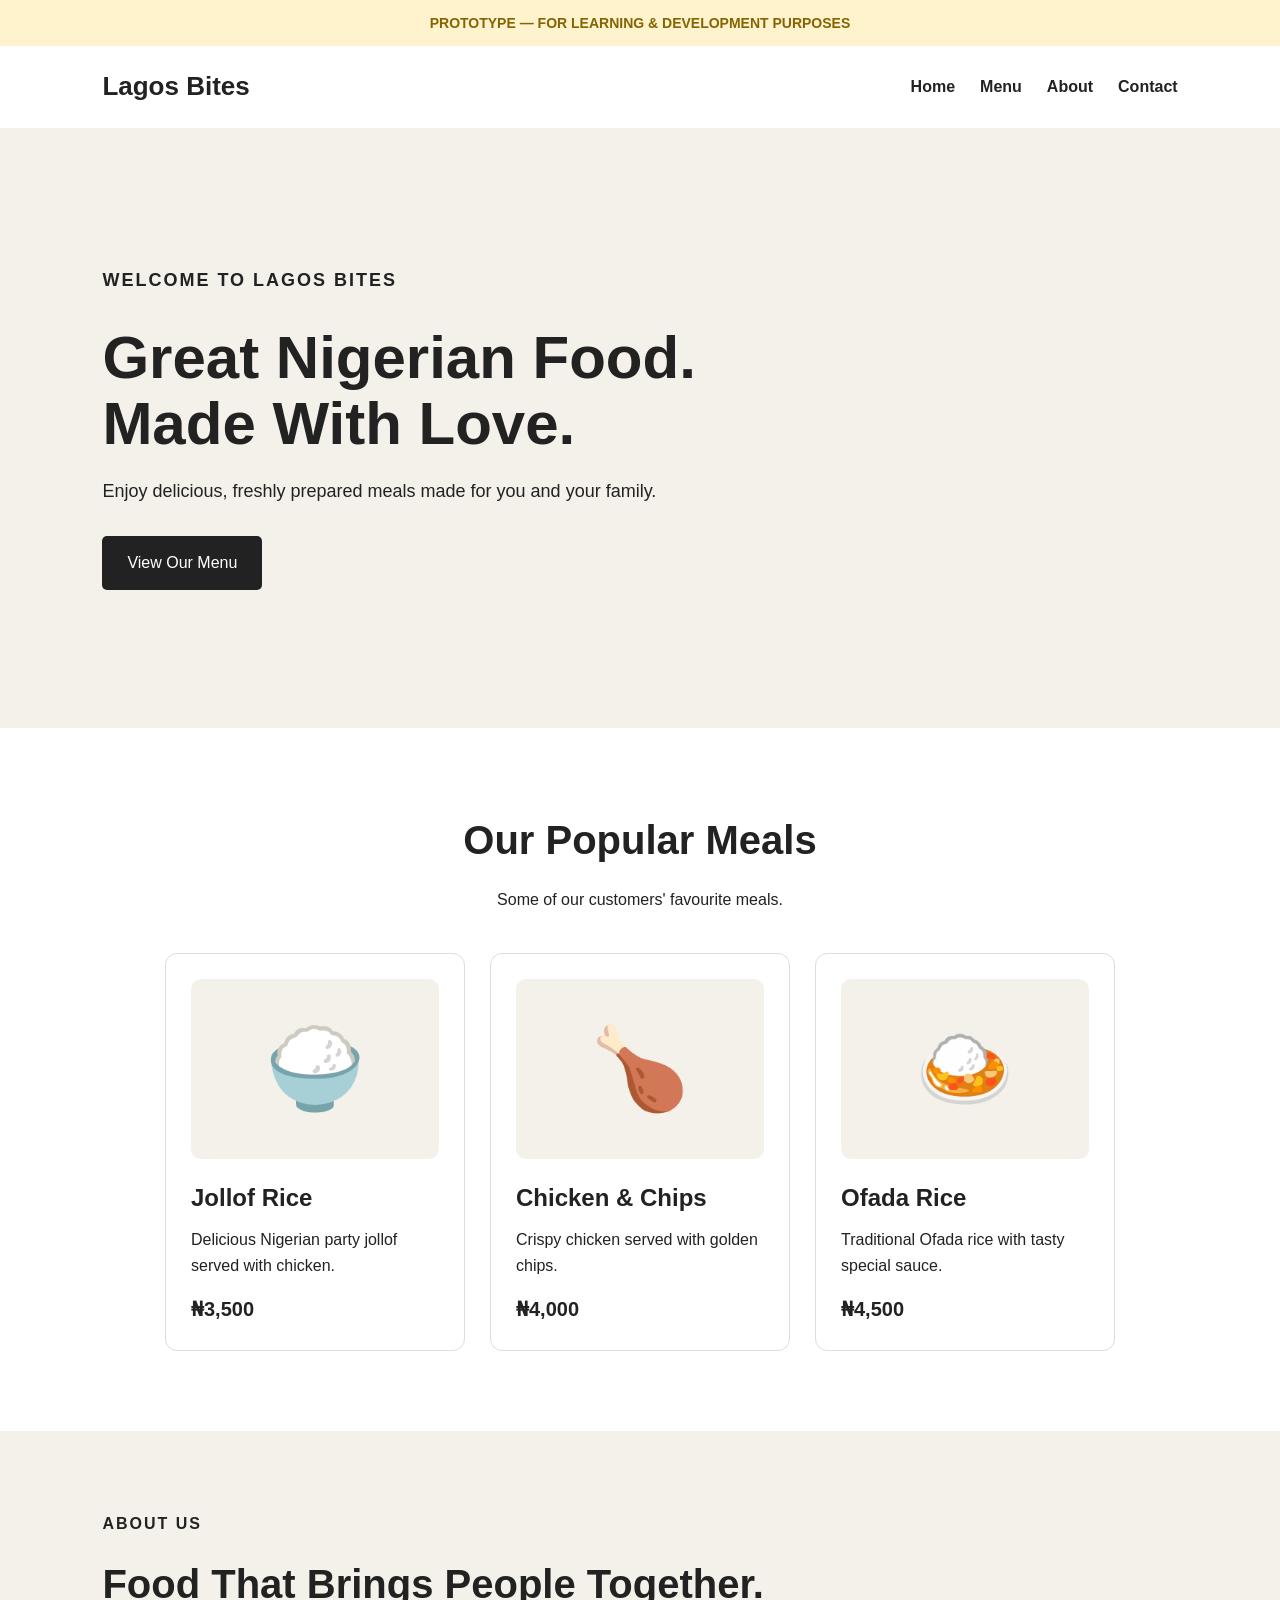
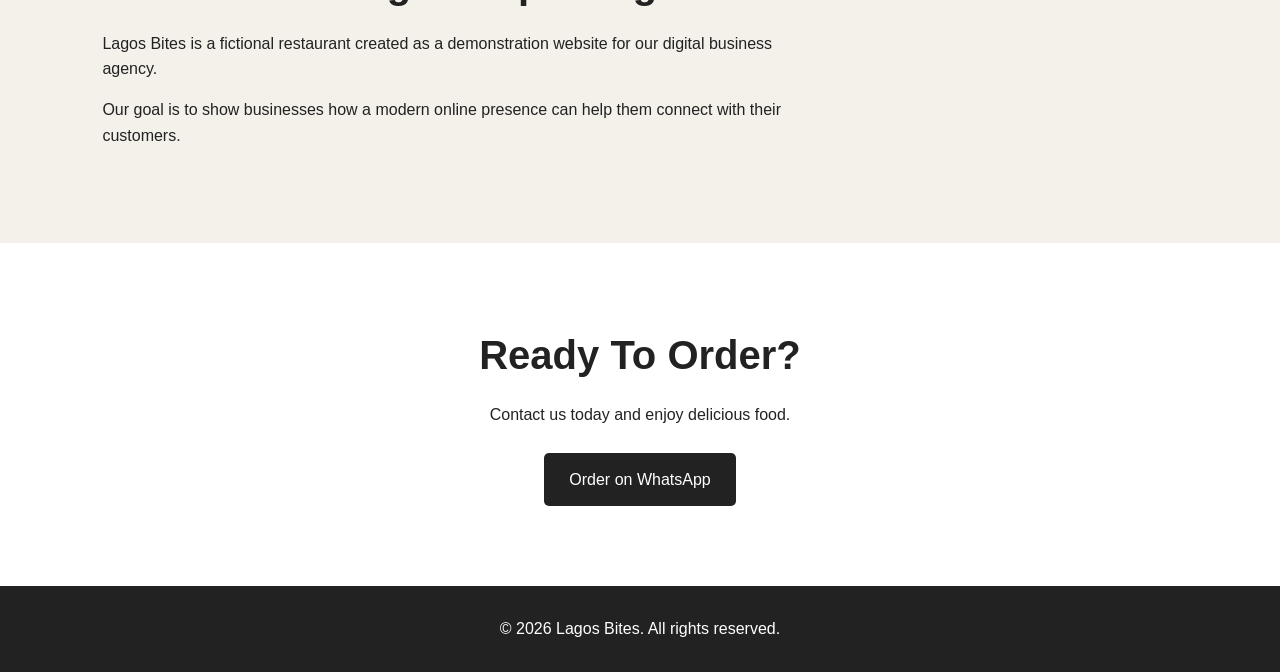
<file: index.html>
<!DOCTYPE html>
<html lang="en">
<head>
    <meta charset="UTF-8">
    <meta name="viewport" content="width=device-width, initial-scale=1.0">

    <title>Lagos Bites | Delicious Nigerian Food</title>

    <link rel="stylesheet" href="style.css">

    <style>
        .prototype-notice {
            text-align: center;
            padding: 12px;
            background: #fff3cd;
            color: #856404;
            font-weight: bold;
            font-size: 14px;
        }
    </style>
</head>

<body>

    <!-- PROTOTYPE NOTICE -->
    <div class="prototype-notice">
        PROTOTYPE — FOR LEARNING & DEVELOPMENT PURPOSES
    </div>

    <header>
        <nav class="navbar">
            <h1 class="logo">Lagos Bites</h1>

            <ul class="nav-links">
                <li><a href="#home">Home</a></li>
                <li><a href="#menu">Menu</a></li>
                <li><a href="#about">About</a></li>
                <li><a href="#contact">Contact</a></li>
            </ul>
        </nav>
    </header>


    <main>

        <section id="home" class="hero">
            <div class="hero-content">

                <p class="small-title">
                    WELCOME TO LAGOS BITES
                </p>

                <h2>
                    Great Nigerian Food.<br>
                    Made With Love.
                </h2>

                <p>
                    Enjoy delicious, freshly prepared meals
                    made for you and your family.
                </p>

                <a class="button" href="#menu">
                    View Our Menu
                </a>

            </div>
        </section>


        <section id="menu" class="menu-section">

            <h2>Our Popular Meals</h2>

            <p class="section-text">
                Some of our customers' favourite meals.
            </p>

            <div class="food-container">

                <article class="food-card">

                    <div class="food-image">🍚</div>

                    <h3>Jollof Rice</h3>

                    <p>
                        Delicious Nigerian party jollof
                        served with chicken.
                    </p>

                    <strong>₦3,500</strong>

                </article>


                <article class="food-card">

                    <div class="food-image">🍗</div>

                    <h3>Chicken & Chips</h3>

                    <p>
                        Crispy chicken served with
                        golden chips.
                    </p>

                    <strong>₦4,000</strong>

                </article>


                <article class="food-card">

                    <div class="food-image">🍛</div>

                    <h3>Ofada Rice</h3>

                    <p>
                        Traditional Ofada rice with
                        tasty special sauce.
                    </p>

                    <strong>₦4,500</strong>

                </article>

            </div>

        </section>


        <section id="about" class="about-section">

            <div>

                <p class="small-title">
                    ABOUT US
                </p>

                <h2>
                    Food That Brings People Together.
                </h2>

                <p>
                    Lagos Bites is a fictional restaurant
                    created as a demonstration website
                    for our digital business agency.
                </p>

                <p>
                    Our goal is to show businesses how a
                    modern online presence can help them
                    connect with their customers.
                </p>

            </div>

        </section>


        <section id="contact" class="contact-section">

            <h2>
                Ready To Order?
            </h2>

            <p>
                Contact us today and enjoy delicious food.
            </p>

            <a class="button"
               href="https://wa.me/2349166313803">
                Order on WhatsApp
            </a>

        </section>

    </main>


    <footer>

        <p>
            © 2026 Lagos Bites. All rights reserved.
        </p>

    </footer>


    <script src="script.js"></script>

</body>
</html>
</file>
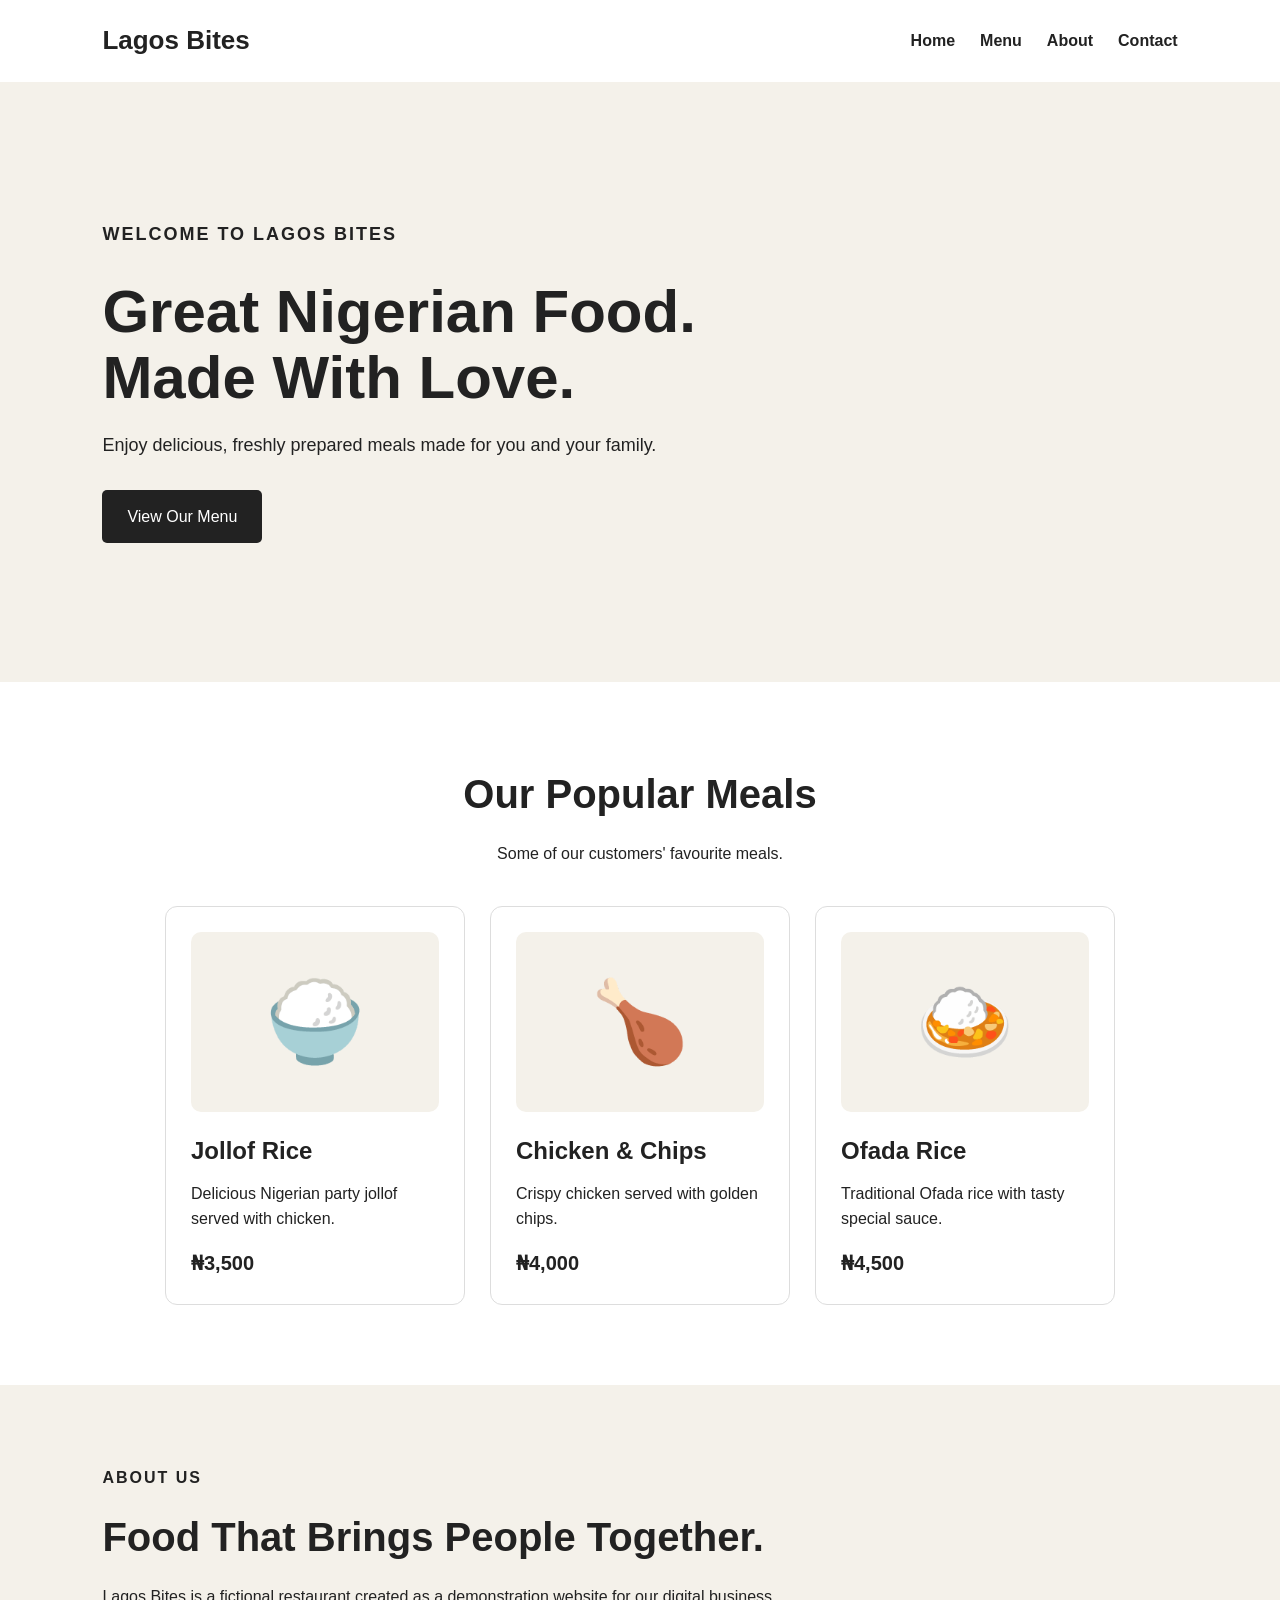
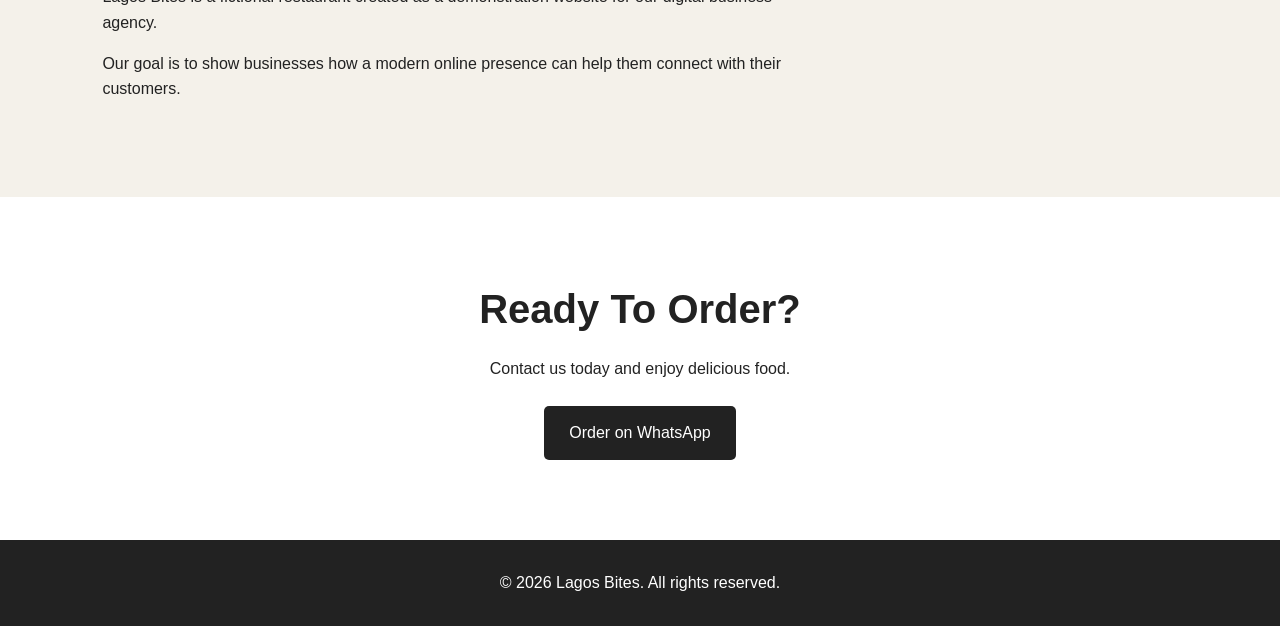
<file: lagos bites index.html>
<!DOCTYPE html>
<html lang="en">
<head>
    <meta charset="UTF-8">
    <meta name="viewport" content="width=device-width, initial-scale=1.0">
    <title>Lagos Bites | Delicious Nigerian Food</title>
    <link rel="stylesheet" href="style.css">
</head>

<body>

    <header>
        <nav class="navbar">
            <h1 class="logo">Lagos Bites</h1>

            <ul class="nav-links">
                <li><a href="#home">Home</a></li>
                <li><a href="#menu">Menu</a></li>
                <li><a href="#about">About</a></li>
                <li><a href="#contact">Contact</a></li>
            </ul>
        </nav>
    </header>


    <main>

        <section id="home" class="hero">
            <div class="hero-content">
                <p class="small-title">WELCOME TO LAGOS BITES</p>

                <h2>Great Nigerian Food.<br>Made With Love.</h2>

                <p>
                    Enjoy delicious, freshly prepared meals
                    made for you and your family.
                </p>

                <a class="button" href="#menu">View Our Menu</a>
            </div>
        </section>


        <section id="menu" class="menu-section">
            <h2>Our Popular Meals</h2>

            <p class="section-text">
                Some of our customers' favourite meals.
            </p>

            <div class="food-container">

                <article class="food-card">
                    <div class="food-image">🍚</div>
                    <h3>Jollof Rice</h3>
                    <p>Delicious Nigerian party jollof served with chicken.</p>
                    <strong>₦3,500</strong>
                </article>

                <article class="food-card">
                    <div class="food-image">🍗</div>
                    <h3>Chicken & Chips</h3>
                    <p>Crispy chicken served with golden chips.</p>
                    <strong>₦4,000</strong>
                </article>

                <article class="food-card">
                    <div class="food-image">🍛</div>
                    <h3>Ofada Rice</h3>
                    <p>Traditional Ofada rice with tasty special sauce.</p>
                    <strong>₦4,500</strong>
                </article>

            </div>
        </section>


        <section id="about" class="about-section">

            <div>
                <p class="small-title">ABOUT US</p>

                <h2>Food That Brings People Together.</h2>

                <p>
                    Lagos Bites is a fictional restaurant created
                    as a demonstration website for our digital
                    business agency.
                </p>

                <p>
                    Our goal is to show businesses how a modern
                    online presence can help them connect with
                    their customers.
                </p>
            </div>

        </section>


        <section id="contact" class="contact-section">

            <h2>Ready To Order?</h2>

            <p>
                Contact us today and enjoy delicious food.
            </p>

            <a class="button" href="https://wa.me/2349166313803">
                Order on WhatsApp
            </a>

        </section>

    </main>


    <footer>
        <p>© 2026 Lagos Bites. All rights reserved.</p>
    </footer>


    <script src="script.js"></script>

</body>
</html>
</file>
<file: style.css>
* {
    margin: 0;
    padding: 0;
    box-sizing: border-box;
}

body {
    font-family: Arial, sans-serif;
    line-height: 1.6;
    color: #222;
}

.navbar {
    display: flex;
    justify-content: space-between;
    align-items: center;
    padding: 20px 8%;
    background: white;
}

.logo {
    font-size: 26px;
}

.nav-links {
    display: flex;
    list-style: none;
    gap: 25px;
}

.nav-links a {
    text-decoration: none;
    color: #222;
    font-weight: bold;
}

.hero {
    min-height: 600px;
    display: flex;
    align-items: center;
    padding: 80px 8%;
    background: #f4f1ea;
}

.hero-content {
    max-width: 600px;
}

.small-title {
    font-weight: bold;
    letter-spacing: 2px;
    margin-bottom: 15px;
}

.hero h2 {
    font-size: 60px;
    line-height: 1.1;
    margin-bottom: 20px;
}

.hero p {
    font-size: 18px;
    margin-bottom: 30px;
}

.button {
    display: inline-block;
    padding: 14px 25px;
    background: #222;
    color: white;
    text-decoration: none;
    border-radius: 5px;
}

.menu-section {
    padding: 80px 8%;
    text-align: center;
}

.menu-section h2,
.about-section h2,
.contact-section h2 {
    font-size: 40px;
    margin-bottom: 15px;
}

.section-text {
    margin-bottom: 40px;
}

.food-container {
    display: flex;
    gap: 25px;
    justify-content: center;
    flex-wrap: wrap;
}

.food-card {
    width: 300px;
    padding: 25px;
    border: 1px solid #ddd;
    border-radius: 12px;
    text-align: left;
}

.food-image {
    height: 180px;
    display: flex;
    align-items: center;
    justify-content: center;
    font-size: 80px;
    background: #f4f1ea;
    border-radius: 10px;
    margin-bottom: 20px;
}

.food-card h3 {
    font-size: 24px;
    margin-bottom: 10px;
}

.food-card strong {
    display: block;
    margin-top: 15px;
    font-size: 20px;
}

.about-section {
    padding: 80px 8%;
    background: #f4f1ea;
}

.about-section div {
    max-width: 700px;
}

.about-section p {
    margin-bottom: 15px;
}

.contact-section {
    padding: 80px 8%;
    text-align: center;
}

.contact-section p {
    margin-bottom: 25px;
}

footer {
    padding: 30px;
    text-align: center;
    background: #222;
    color: white;
}

@media (max-width: 700px) {

    .navbar {
        flex-direction: column;
        gap: 15px;
    }

    .nav-links {
        gap: 12px;
    }

    .hero h2 {
        font-size: 42px;
    }

    .food-container {
        flex-direction: column;
        align-items: center;
    }

    .food-card {
        width: 100%;
    }
}
</file>
